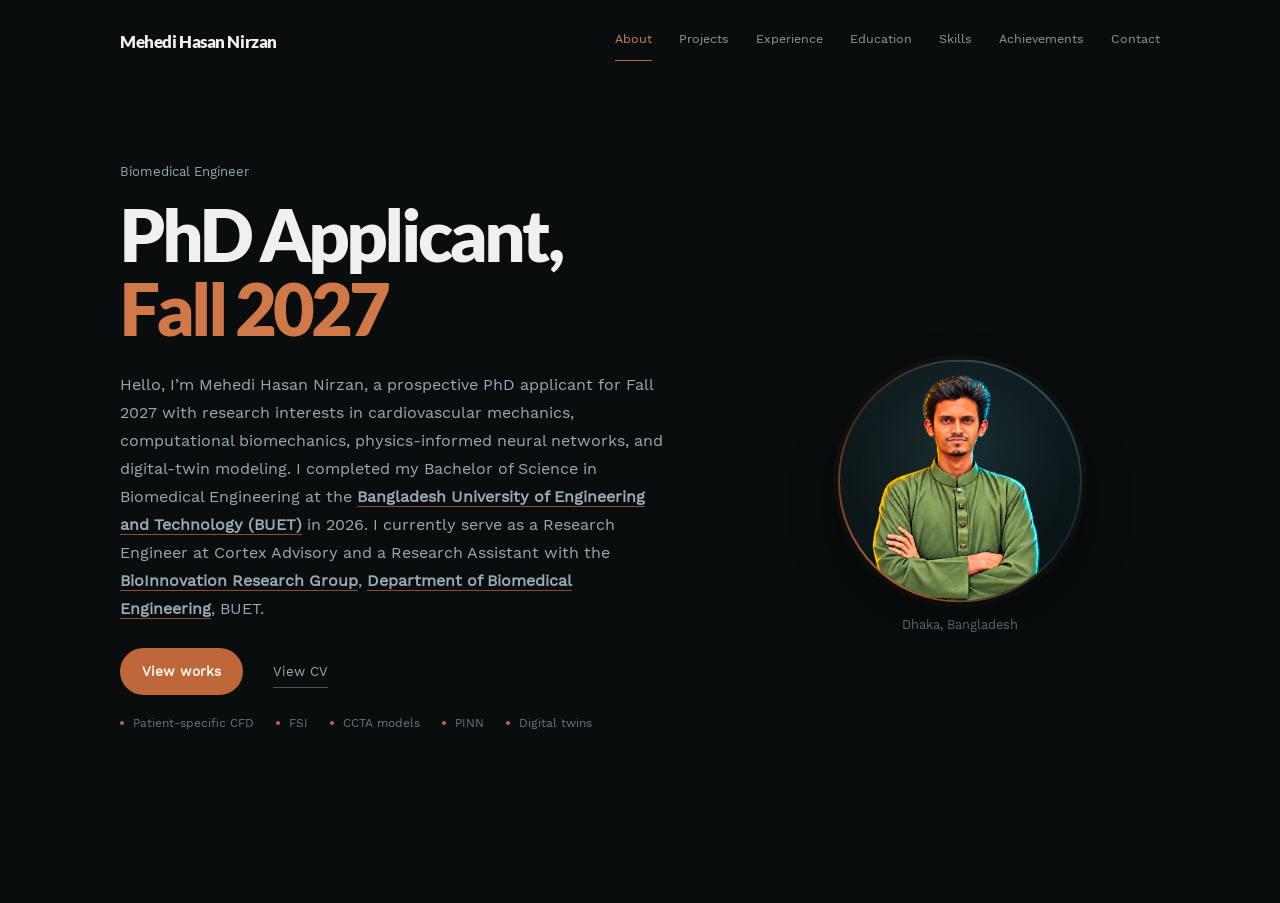
<file: index.html>
<!doctype html>
<html lang="en">
<head>
  <meta charset="utf-8" />

  <meta
    name="viewport"
    content="width=device-width, initial-scale=1"
  />

  <meta
    name="description"
    content="Mehedi Hasan Nirzan is a biomedical engineer researching patient-specific cardiovascular mechanics, CFD, FSI, physics-informed neural networks, and digital-twin methods."
  />

  <meta name="theme-color" content="#090d0e" />

  <!-- Browser-tab icon -->
  <link
    rel="icon"
    type="image/png"
    href="/assets/nirzan-portrait.png?v=2"
  />

  <link rel="stylesheet" href="styles.css" />

  <title>About — Mehedi Hasan Nirzan</title>

  <!-- Removes /index.html from the displayed address -->
  <script>
    if (location.pathname.endsWith("/index.html")) {
      history.replaceState(
        null,
        "",
        location.pathname.replace(/index\.html$/, "")
      );
    }
  </script>
</head>

<body class="home-page">
  <a class="skip-link" href="#main-content">
    Skip to content
  </a>

  <header class="site-header">
    <div class="header-row">
      <a class="brand" href="/">
        Mehedi Hasan Nirzan
      </a>

      <nav class="site-nav" aria-label="Portfolio sections">
        <a href="/" aria-current="page">About</a>
        
        <a href="/projects/">Projects</a>
        <a href="/experience/">Experience</a>
        <a href="/education/">Education</a>
        <a href="/skills/">Skills</a>
        <a href="/achievements/">Achievements</a>
        <a href="/contact/">Contact</a>
      </nav>
    </div>
  </header>

  <main class="screen" id="main-content">
    <section class="hero">
  <!-- Left: introduction -->
  <div class="hero-copy">
  <p class="kicker">
    Biomedical Engineer
  </p>

  <h1>
    PhD Applicant, <span>Fall 2027</span>
  </h1>

  <p class="introduction">
    Hello, I’m Mehedi Hasan Nirzan, a prospective PhD applicant for
    Fall 2027 with research interests in cardiovascular mechanics,
    computational biomechanics, physics-informed neural networks,
    and digital-twin modeling. I completed my Bachelor of Science in
    Biomedical Engineering at the
    <a
      class="academic-link"
      href="https://www.buet.ac.bd/"
      target="_blank"
      rel="noopener noreferrer"
    >Bangladesh University of Engineering and Technology (BUET)</a>
    in 2026. I currently serve as a Research Engineer at Cortex
    Advisory and a Research Assistant with the
    <a
      class="academic-link"
      href="https://bioinnovation.bme.buet.ac.bd/"
      target="_blank"
      rel="noopener noreferrer"
    >BioInnovation Research Group</a>,
    <a
      class="academic-link"
      href="https://bme.buet.ac.bd/"
      target="_blank"
      rel="noopener noreferrer"
    >Department of Biomedical Engineering</a>, BUET.
  </p>

  <!-- Buttons directly below introduction -->
  <div class="actions">
    <a class="primary-action" href="/projects/">
      View works
    </a>

    <a
      class="text-action"
      href="/assets/Mehedi_Hasan_Nirzan%20(CV).pdf"
      target="_blank"
      rel="noopener noreferrer"
    >
      View CV
    </a>
  </div>

  <!-- Five points directly below buttons -->
  <ul class="focus-list" aria-label="Research focus">
    <li>Patient-specific CFD</li>
    <li>FSI</li>
    <li>CCTA models</li>
    <li>PINN</li>
    <li>Digital twins</li>
  </ul>
</div>

<figure class="portrait-wrap">
  <div class="profile-round-frame">
    <img
      class="profile-round-image"
      src="assets/nirzan-portrait.png"
      alt="Illustrated portrait of Mehedi Hasan Nirzan"
    />
  </div>

  <figcaption class="portrait-location">
    Dhaka, Bangladesh
  </figcaption>
</figure>
    </section>
  </main>
</body>
</html>
</file>
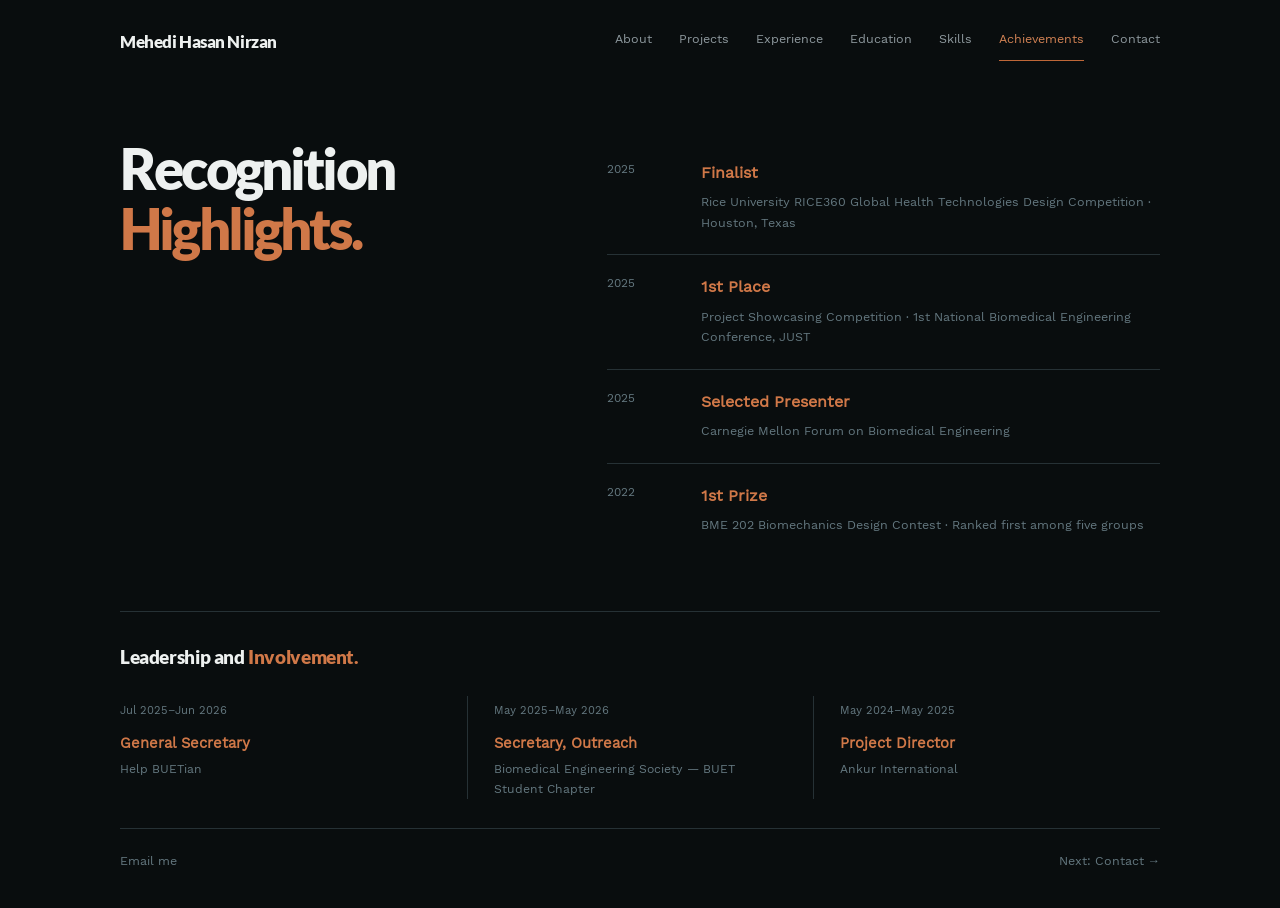
<file: achievements/index.html>
<!doctype html>
<html lang="en">
<head>
  <meta charset="utf-8" />
  <meta name="viewport" content="width=device-width, initial-scale=1" />
  <meta name="description" content="Selected awards, presentation recognition, leadership, and involvement." />
  <meta name="theme-color" content="#090d0e" />
  <link rel="icon" type="image/png" href="/assets/nirzan-portrait.png?v=2" />
  <link rel="stylesheet" href="../styles.css" />
  <title>Achievements — Mehedi Hasan Nirzan</title>
<script>
  if (location.pathname.endsWith('/index.html')) {
    history.replaceState(
      null,
      '',
      location.pathname.replace(/index\.html$/, '')
    );
  }
</script>
<script>
  if (location.pathname.endsWith('/index.html')) {
    history.replaceState(
      null,
      '',
      location.pathname.replace(/index\.html$/, '')
    );
  }
</script>
<script>
  if (location.pathname.endsWith('/index.html')) {
    history.replaceState(
      null,
      '',
      location.pathname.replace(/index\.html$/, '')
    );
  }
</script>
</head>
<body>
  <a class="skip-link" href="#main-content">Skip to content</a>
  <header class="site-header">
    <div class="header-row">
      <a class="brand" href="/">Mehedi Hasan Nirzan</a>
      <nav class="site-nav" aria-label="Portfolio sections">
        <a href="/">About</a>
        
        <a href="/projects/">Projects</a>
        <a href="/experience/">Experience</a>
        <a href="/education/">Education</a>
        <a href="/skills/">Skills</a>
        <a href="/achievements/" aria-current="page">Achievements</a>
        <a href="/contact/">Contact</a>
      </nav>
    </div>
  </header>
  <main class="page-screen" id="main-content">
    <header class="page-head achievements-head">
  <div class="achievements-title">

    <h1>
      Recognition
      <span>Highlights.</span>
    </h1>
  </div>

  <section
    class="achievement-grid"
    aria-label="Awards and recognition"
  >
    <article class="achievement-item">
      <span class="achievement-year">2025</span>

      <div>
        <h2>Finalist</h2>
        <p>
          Rice University RICE360 Global Health Technologies Design
          Competition · Houston, Texas
        </p>
      </div>
    </article>

    <article class="achievement-item">
      <span class="achievement-year">2025</span>

      <div>
        <h2>1st Place</h2>
        <p>
          Project Showcasing Competition · 1st National Biomedical
          Engineering Conference, JUST
        </p>
      </div>
    </article>

    <article class="achievement-item">
      <span class="achievement-year">2025</span>

      <div>
        <h2>Selected Presenter</h2>
        <p>Carnegie Mellon Forum on Biomedical Engineering</p>
      </div>
    </article>

    <article class="achievement-item">
      <span class="achievement-year">2022</span>

      <div>
        <h2>1st Prize</h2>
        <p>
          BME 202 Biomechanics Design Contest · Ranked first among five groups
        </p>
      </div>
    </article>
  </section>
</header>

<section
  class="page-section leadership-section"
  aria-labelledby="leadership-heading"
>
  <h3 id="leadership-heading">
    Leadership and <span>Involvement.</span>
  </h3>

  <div class="leadership-grid">
    <article class="leadership-item">
      <span>Jul 2025–Jun 2026</span>
      <h3>General Secretary</h3>
      <p>
  <a
    class="leadership-org-link"
    href="https://www.facebook.com/HelpBUETian"
    target="_blank"
    rel="noopener noreferrer"
  >
    Help BUETian
  </a>
</p>
    </article>

    <article class="leadership-item">
      <span>May 2025–May 2026</span>
      <h3>Secretary, Outreach</h3>
      <p>
  <a
    class="leadership-org-link"
    href="https://buetbmes.org/"
    target="_blank"
    rel="noopener noreferrer"
  >
    Biomedical Engineering Society — BUET Student Chapter
  </a>
</p>
    </article>

    <article class="leadership-item">
      <span>May 2024–May 2025</span>
      <h3>Project Director</h3>
      <p>
  <a
    class="leadership-org-link"
    href="https://ankurintl.org/"
    target="_blank"
    rel="noopener noreferrer"
  >
    Ankur International
  </a>
</p>
    </article>
  </div>
</section>
    <footer class="page-footer">
      <a href="mailto:amimehedihasannirzan1010@gmail.com">Email me</a>
      <a href="/contact/">Next: Contact →</a>
    </footer>
  </main>
</body>
</html>
</file>
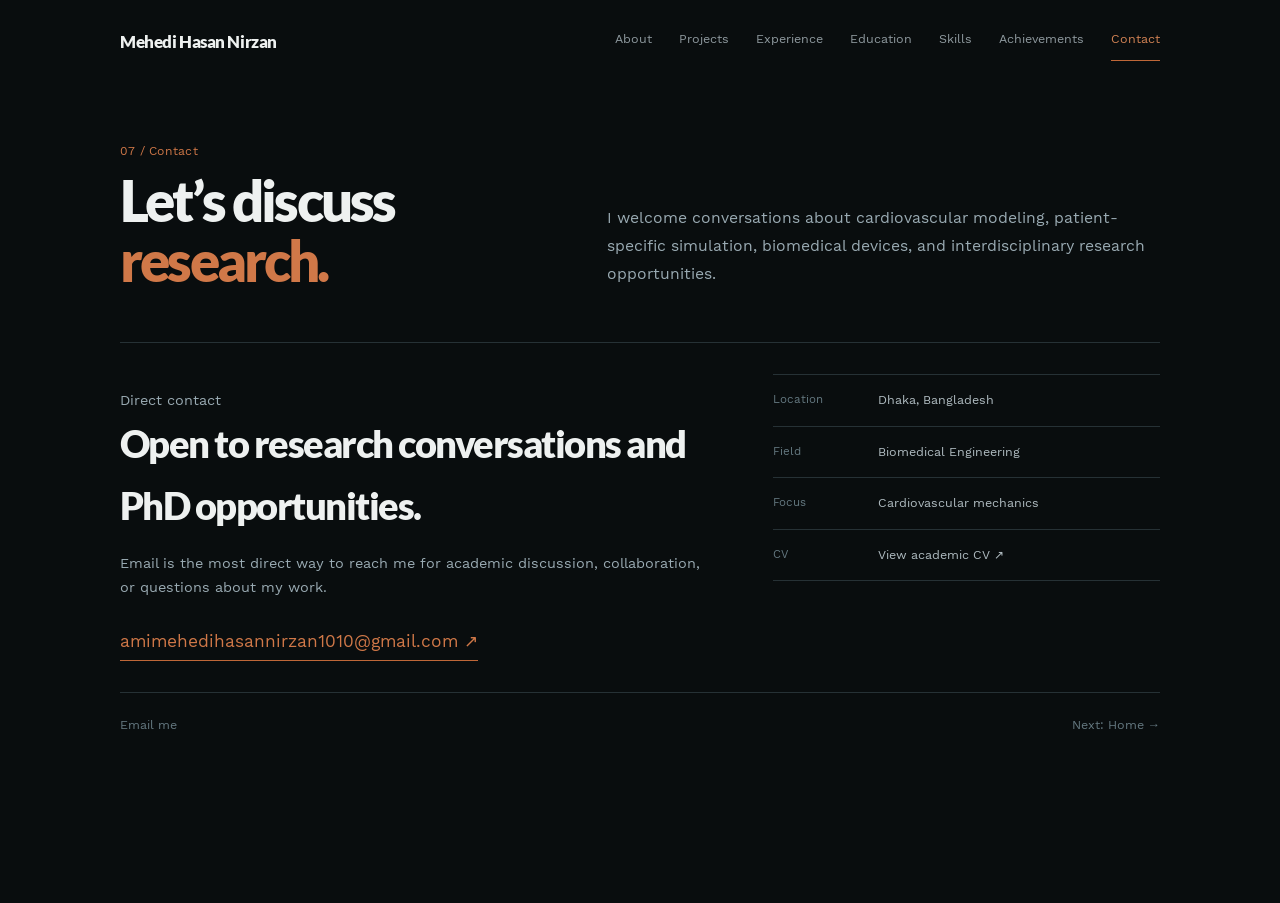
<file: contact/index.html>
<!doctype html>
<html lang="en">
<head>
  <meta charset="utf-8" />
  <meta name="viewport" content="width=device-width, initial-scale=1" />
  <meta name="description" content="Contact Mehedi Hasan Nirzan for doctoral research and biomedical engineering discussions." />
  <meta name="theme-color" content="#090d0e" />
  <link rel="icon" type="image/png" href="/assets/nirzan-portrait.png?v=2" />
  <link rel="stylesheet" href="../styles.css" />
  <title>Contact — Mehedi Hasan Nirzan</title>
<script>
  if (location.pathname.endsWith('/index.html')) {
    history.replaceState(
      null,
      '',
      location.pathname.replace(/index\.html$/, '')
    );
  }
</script>
<script>
  if (location.pathname.endsWith('/index.html')) {
    history.replaceState(
      null,
      '',
      location.pathname.replace(/index\.html$/, '')
    );
  }
</script>
</head>
<body>
  <a class="skip-link" href="#main-content">Skip to content</a>
  <header class="site-header">
    <div class="header-row">
      <a class="brand" href="/">Mehedi Hasan Nirzan</a>
      <nav class="site-nav" aria-label="Portfolio sections">
        <a href="/">About</a>
        
        <a href="/projects/">Projects</a>
        <a href="/experience/">Experience</a>
        <a href="/education/">Education</a>
        <a href="/skills/">Skills</a>
        <a href="/achievements/">Achievements</a>
        <a href="/contact/" aria-current="page">Contact</a>
      </nav>
    </div>
  </header>
  <main class="page-screen" id="main-content">
    <header class="page-head">
      <div><p class="page-kicker">07 / Contact</p><h1>Let’s discuss <span>research.</span></h1></div>
      <p class="page-intro">I welcome conversations about cardiovascular modeling, patient-specific simulation, biomedical devices, and interdisciplinary research opportunities.</p>
    </header>
    <section class="contact-layout" aria-label="Contact information">
      <div class="contact-primary"><p class="section-label">Direct contact</p><h2>Open to research conversations and PhD opportunities.</h2><p>Email is the most direct way to reach me for academic discussion, collaboration, or questions about my work.</p><a class="contact-email" href="mailto:amimehedihasannirzan1010@gmail.com">amimehedihasannirzan1010@gmail.com ↗</a></div>
      <div class="contact-facts">
        <div class="contact-fact"><span>Location</span><strong>Dhaka, Bangladesh</strong></div>
        <div class="contact-fact"><span>Field</span><strong>Biomedical Engineering</strong></div>
        <div class="contact-fact"><span>Focus</span><strong>Cardiovascular mechanics</strong></div>
        <div class="contact-fact"><span>CV</span><strong><a href="../assets/Mehedi_Hasan_Nirzan (CV).pdf" target="_blank" rel="noreferrer">View academic CV ↗</a></strong></div>
      </div>
    </section>
    <footer class="page-footer">
      <a href="mailto:amimehedihasannirzan1010@gmail.com">Email me</a>
      <a href="/">Next: Home →</a>
    </footer>
  </main>
</body>
</html>
</file>
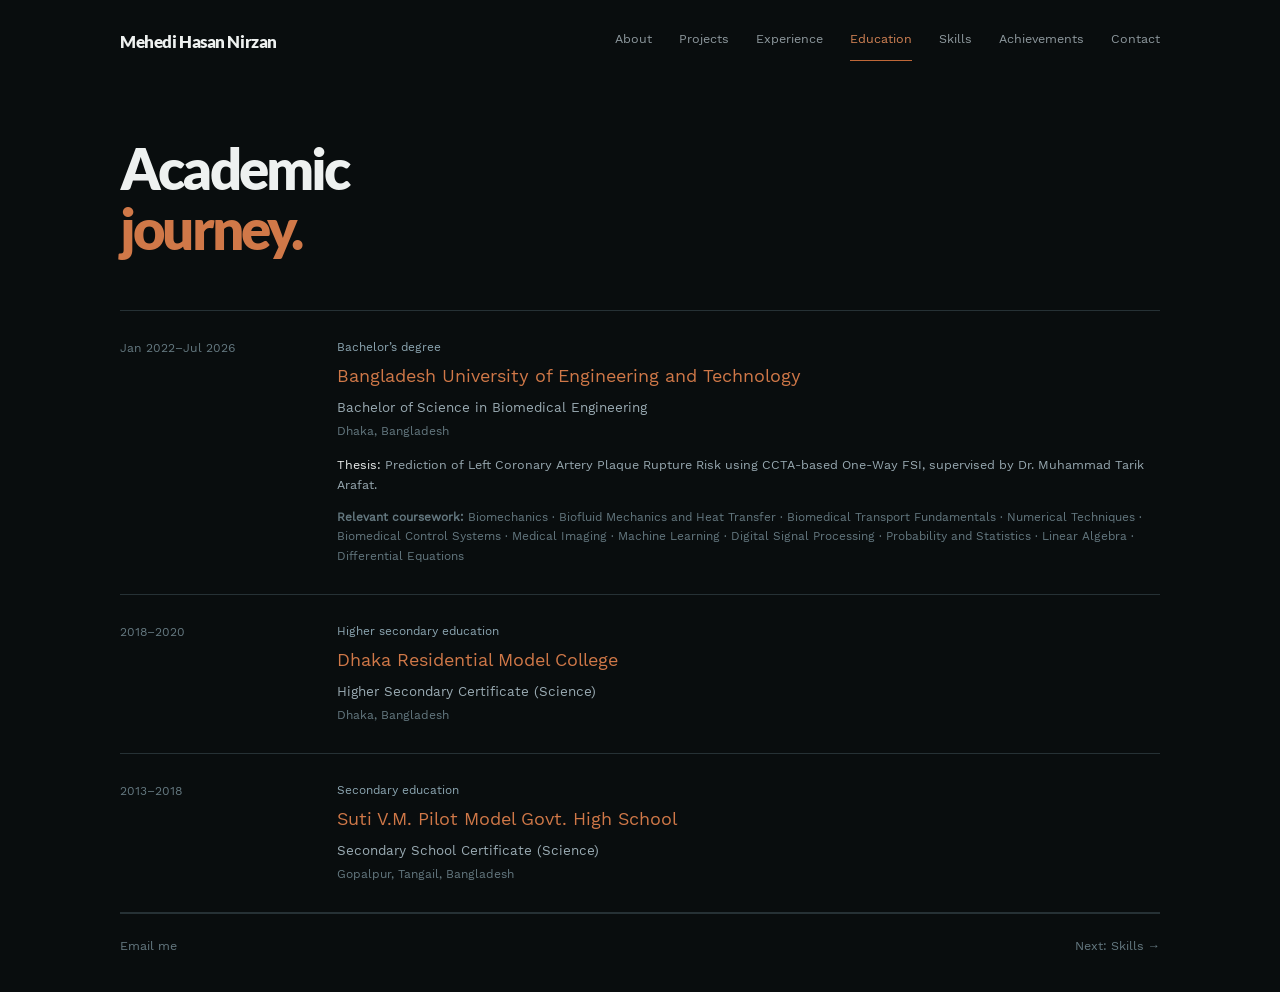
<file: education/index.html>
<!doctype html>
<html lang="en">
<head>
  <meta charset="utf-8" />
  <meta name="viewport" content="width=device-width, initial-scale=1" />
  <meta name="description" content="Complete education timeline and relevant biomedical engineering coursework." />
  <meta name="theme-color" content="#090d0e" />
  <link rel="icon" type="image/png" href="/assets/nirzan-portrait.png?v=2" />
  <link rel="stylesheet" href="../styles.css" />
  <title>Education — Mehedi Hasan Nirzan</title>
<script>
  if (location.pathname.endsWith('/index.html')) {
    history.replaceState(
      null,
      '',
      location.pathname.replace(/index\.html$/, '')
    );
  }
</script>
<script>
  if (location.pathname.endsWith('/index.html')) {
    history.replaceState(
      null,
      '',
      location.pathname.replace(/index\.html$/, '')
    );
  }
</script>
<script>
  if (location.pathname.endsWith('/index.html')) {
    history.replaceState(
      null,
      '',
      location.pathname.replace(/index\.html$/, '')
    );
  }
</script>
</head>
<body>
  <a class="skip-link" href="#main-content">Skip to content</a>
  <header class="site-header">
    <div class="header-row">
      <a class="brand" href="/">Mehedi Hasan Nirzan</a>
      <nav class="site-nav" aria-label="Portfolio sections">
        <a href="/">About</a>
        
        <a href="/projects/">Projects</a>
        <a href="/experience/">Experience</a>
        <a href="/education/" aria-current="page">Education</a>
        <a href="/skills/">Skills</a>
        <a href="/achievements/">Achievements</a>
        <a href="/contact/">Contact</a>
      </nav>
    </div>
  </header>
  <main class="page-screen" id="main-content">
    <header class="page-head">
      <div><h1>Academic <span>journey.</span></h1></div>
    </header>
    <section class="education-list" aria-label="Education timeline">
      <article class="education-entry"><div class="education-date">Jan 2022–Jul 2026</div><div><p class="education-level">Bachelor’s degree</p><h2>
      <a
        class="institution-link"
        href="https://www.buet.ac.bd/"
        target="_blank"
        rel="noopener noreferrer"
        >Bangladesh University of Engineering and Technology
      </a>
      </h2><p class="education-degree">Bachelor of Science in Biomedical Engineering</p><p class="education-location">Dhaka, Bangladesh</p><p class="thesis-line"><strong>Thesis:</strong> Prediction of Left Coronary Artery Plaque Rupture Risk using CCTA-based One-Way FSI, supervised by Dr. Muhammad Tarik Arafat.</p><p class="coursework"><strong>Relevant coursework:</strong> Biomechanics · Biofluid Mechanics and Heat Transfer · Biomedical Transport Fundamentals · Numerical Techniques · Biomedical Control Systems · Medical Imaging · Machine Learning · Digital Signal Processing · Probability and Statistics · Linear Algebra · Differential Equations</p></div></article>
      <article class="education-entry"><div class="education-date">2018–2020</div><div><p class="education-level">Higher secondary education</p><h2>
  <a
    class="institution-link"
    href="https://www.drmc.edu.bd/"
    target="_blank"
    rel="noopener noreferrer"
  >
    Dhaka Residential Model College
  </a>
</h2><p class="education-degree">
  Higher Secondary Certificate (Science)
</p><p class="education-location">Dhaka, Bangladesh</p></div></article>
      <article class="education-entry"><div class="education-date">2013–2018</div><div><p class="education-level">Secondary education</p><h2>
  <a
    class="institution-link"
    href="https://www.svmschool.edu.bd/"
    target="_blank"
    rel="noopener noreferrer"
  >
    Suti V.M. Pilot Model Govt. High School
  </a>
</h2><p class="education-degree">
  Secondary School Certificate (Science)
</p><p class="education-location">Gopalpur, Tangail, Bangladesh</p></div></article>
    </section>
    <footer class="page-footer">
      <a href="mailto:amimehedihasannirzan1010@gmail.com">Email me</a>
      <a href="/skills/">Next: Skills →</a>
    </footer>
  </main>
</body>
</html>
</file>
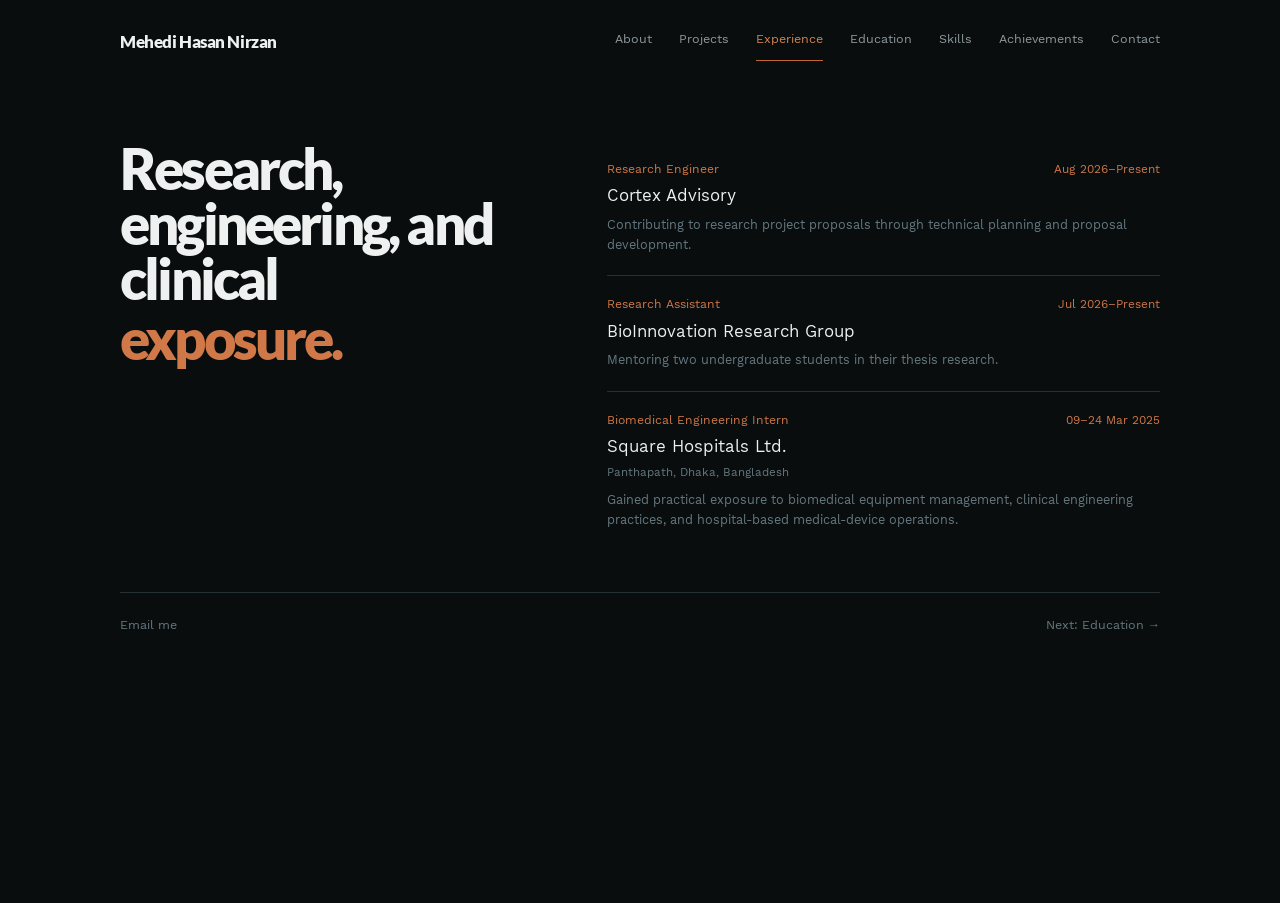
<file: experience/index.html>
<!doctype html>
<html lang="en">
<head>
  <meta charset="utf-8" />
  <meta name="viewport" content="width=device-width, initial-scale=1" />
  <meta name="description" content="Research, engineering, mentoring, and clinical engineering experience." />
  <meta name="theme-color" content="#090d0e" />
  <link rel="icon" type="image/png" href="../assets/nirzan-portrait.png" />  
  <link rel="stylesheet" href="../styles.css" />
  <title>Experience — Mehedi Hasan Nirzan</title>

<body>
  <a class="skip-link" href="#main-content">Skip to content</a>
  <header class="site-header">
    <div class="header-row">
      <a class="brand" href="/">Mehedi Hasan Nirzan</a>
      <nav class="site-nav" aria-label="Portfolio sections">
        <a href="/">About</a>
        
        <a href="/projects/">Projects</a>
        <a href="/experience/" aria-current="page">Experience</a>
        <a href="/education/">Education</a>
        <a href="/skills/">Skills</a>
        <a href="/achievements/">Achievements</a>
        <a href="/contact/">Contact</a>
      </nav>
    </div>
  </header>
  <main class="page-screen" id="main-content">
    <header class="page-head experience-head">

  <!-- Left heading -->
  <div class="experience-title">
    <h1>
      Research, engineering, and clinical
      <span>exposure.</span>
    </h1>
  </div>

  <!-- Right-side experience list -->
  <section class="experience-summary" aria-label="Professional experience">

    <!-- Research Engineer -->
    <article class="experience-entry">
      <div class="experience-entry-top">
        <p class="experience-role">Research Engineer</p>
        <time datetime="2026-08">Aug 2026–Present</time>
      </div>

      <h2>Cortex Advisory</h2>

      <p class="experience-description">
        Contributing to research project proposals through technical planning
        and proposal development.
      </p>
    </article>

    <!-- Research Assistant -->
    <article class="experience-entry">
      <div class="experience-entry-top">
        <p class="experience-role">Research Assistant</p>
        <time datetime="2026-07">Jul 2026–Present</time>
      </div>

      <h2>
        <a
          class="experience-link"
          href="https://bioinnovation.bme.buet.ac.bd/"
          target="_blank"
          rel="noopener noreferrer"
        >
          BioInnovation Research Group
        </a>
      </h2>

      <p class="experience-description">
        Mentoring two undergraduate students in their thesis research.
      </p>
    </article>

    <!-- Hospital internship -->
    <article class="experience-entry">
      <div class="experience-entry-top">
        <p class="experience-role">Biomedical Engineering Intern</p>
        <time datetime="2025-03">09–24 Mar 2025</time>
      </div>

      <h2>
        <a
          class="experience-link"
          href="https://www.squarehospital.com/"
          target="_blank"
          rel="noopener noreferrer"
        >
          Square Hospitals Ltd.
        </a>
      </h2>

      <p class="experience-location">
        Panthapath, Dhaka, Bangladesh
      </p>

      <p class="experience-description">
        Gained practical exposure to biomedical equipment management,
        clinical engineering practices, and hospital-based medical-device
        operations.
      </p>
    </article>

  </section>
</header>
    <footer class="page-footer">
      <a href="mailto:amimehedihasannirzan1010@gmail.com">Email me</a>
      <a href="/education/">Next: Education →</a>
    </footer>
  </main>
</body>
</html>
</file>
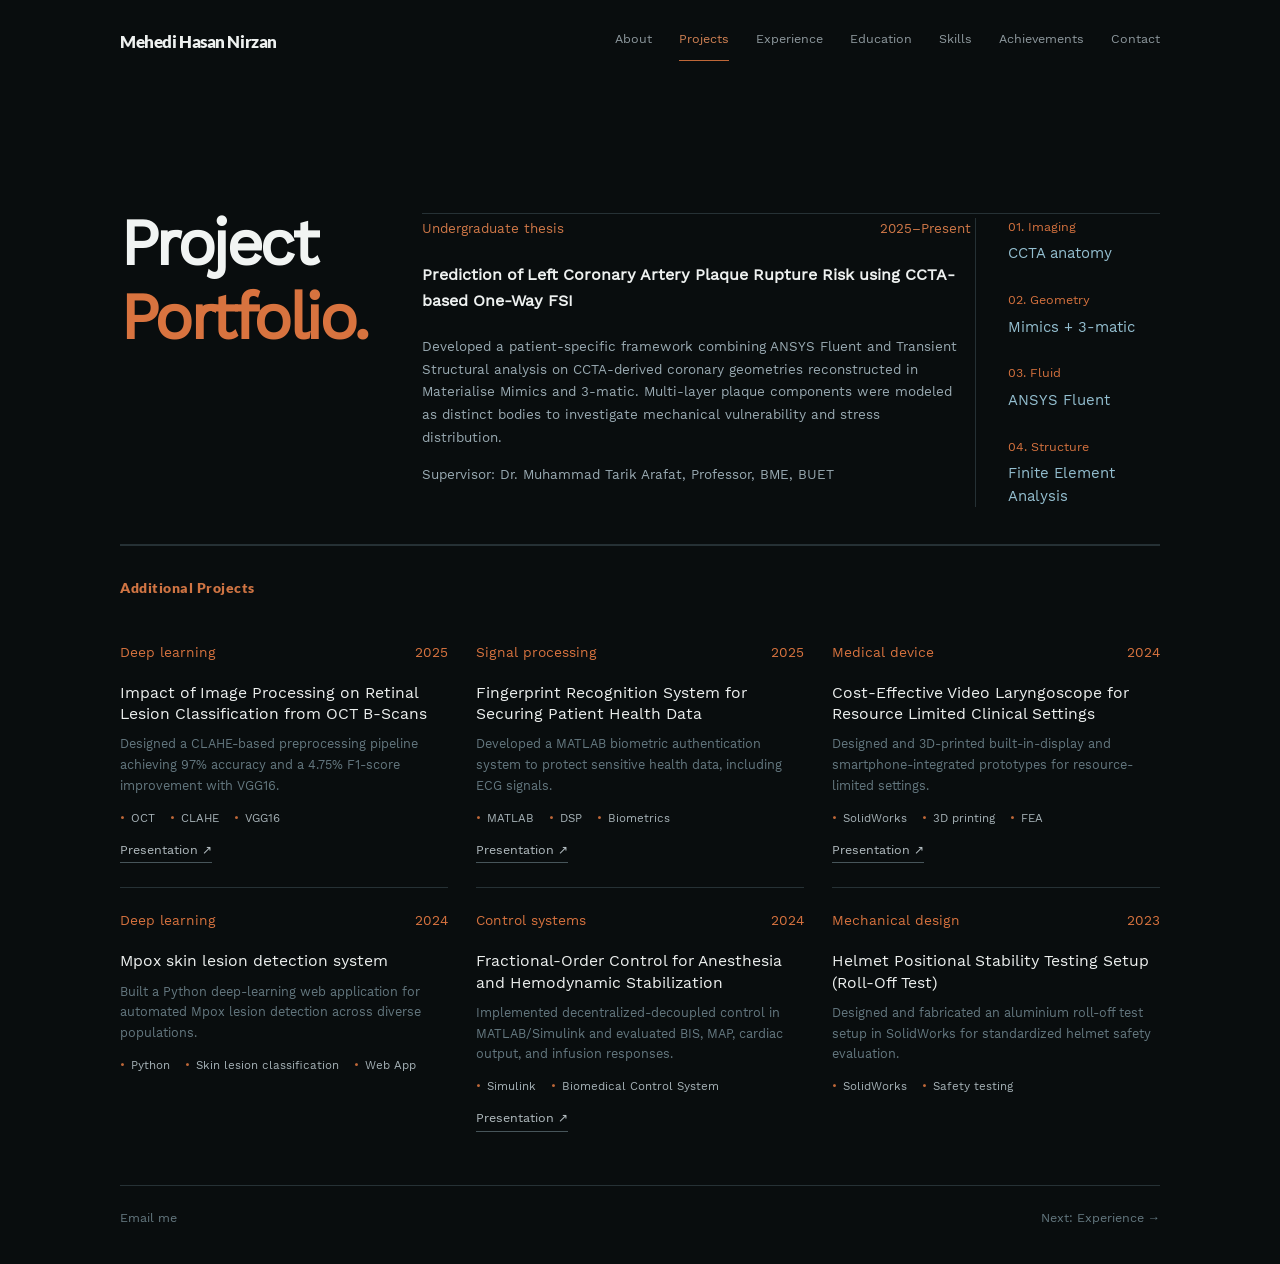
<file: projects/index.html>
<!doctype html>
<html lang="en">
<head>
  <meta charset="utf-8" />
  <meta name="viewport" content="width=device-width, initial-scale=1" />
  <meta name="description" content="Selected research and engineering projects by Mehedi Hasan Nirzan." />
  <meta name="theme-color" content="#090d0e" />
  <link rel="icon" href="../assets/nirzan-portrait.png" type="image/png" />
  <link rel="stylesheet" href="../styles.css" />
  <title>Projects — Mehedi Hasan Nirzan</title>
<script>
  if (location.pathname.endsWith('/index.html')) {
    history.replaceState(
      null,
      '',
      location.pathname.replace(/index\.html$/, '')
    );
  }
</script>
<script>
  if (location.pathname.endsWith('/index.html')) {
    history.replaceState(
      null,
      '',
      location.pathname.replace(/index\.html$/, '')
    );
  }
</script>
</head>
<body>
  <a class="skip-link" href="#main-content">Skip to content</a>
  <header class="site-header">
    <div class="header-row">
      <a class="brand" href="/">Mehedi Hasan Nirzan</a>
      <nav class="site-nav" aria-label="Portfolio sections">
        <a href="/">About</a>
        
        <a href="/projects/" aria-current="page">Projects</a>
        <a href="/experience/">Experience</a>
        <a href="/education/">Education</a>
        <a href="/skills/">Skills</a>
        <a href="/achievements/">Achievements</a>
        <a href="/contact/">Contact</a>
      </nav>
    </div>
  </header>
  <main class="page-screen" id="main-content">
      <section class="projects-hero">
  <!-- Left-side heading -->
  <div class="projects-hero-heading">

    <h1>
      Project 
      <span>Portfolio.</span>
    </h1>
  </div>

  <!-- Right-side featured thesis -->
  <article class="featured-project">
    <div class="featured-project-main">
      <div class="project-meta">
        <p>Undergraduate thesis</p>
        <p>2025–Present</p>
      </div>

      <h4>
        Prediction of Left Coronary Artery Plaque Rupture Risk using
        CCTA-based One-Way FSI
      </h4>

      <p class="project-description">
        Developed a patient-specific framework combining ANSYS Fluent and
        Transient Structural analysis on CCTA-derived coronary geometries
        reconstructed in Materialise Mimics and 3-matic. Multi-layer plaque
        components were modeled as distinct bodies to investigate mechanical
        vulnerability and stress distribution.
      </p>

      <p class="project-supervisor">
        Supervisor: Dr. Muhammad Tarik Arafat, Professor, BME, BUET
      </p>
    </div>

    <dl class="featured-methods">
      <div>
        <dt>01. Imaging</dt>
        <dd>CCTA anatomy</dd>
      </div>

      <div>
        <dt>02. Geometry</dt>
        <dd>Mimics + 3-matic</dd>
      </div>

      <div>
        <dt>03. Fluid</dt>
        <dd>ANSYS Fluent</dd>
      </div>

      <div>
        <dt>04. Structure</dt>
        <dd>Finite Element Analysis</dd>
      </div>
    </dl>
  </article>
</section>
    <section class="page-section" aria-labelledby="other-projects-heading">
      <p class="section-label" id="other-projects-heading">Additional Projects</p>
      <div class="project-grid">
        <article class="project-item"><div class="project-meta"><span>Deep learning</span><span>2025</span></div><h2>Impact of Image Processing on Retinal Lesion Classification from OCT B-Scans</h2><p>Designed a CLAHE-based preprocessing pipeline achieving 97% accuracy and a 4.75% F1-score improvement with VGG16.</p><div class="tag-list"><span>OCT</span><span>CLAHE</span><span>VGG16</span></div><a class="accent-link" href="https://docs.google.com/presentation/d/1RuMJioNDZC4fUtT2ruf5A70e2c8l-HxL/edit?usp=drive_link&amp;ouid=104944901145243888211&amp;rtpof=true&amp;sd=true" target="_blank" rel="noreferrer">Presentation ↗</a></article>
        <article class="project-item"><div class="project-meta"><span>Signal processing</span><span>2025</span></div><h2>Fingerprint Recognition System for Securing Patient Health Data</h2><p>Developed a MATLAB biometric authentication system to protect sensitive health data, including ECG signals.</p><div class="tag-list"><span>MATLAB</span><span>DSP</span><span>Biometrics</span></div><a class="accent-link" href="https://docs.google.com/presentation/d/1kEUdA9nLRQUo9clvdwhH0P-pyfcvO1O6/edit?usp=drive_link&amp;ouid=104944901145243888211&amp;rtpof=true&amp;sd=true" target="_blank" rel="noreferrer">Presentation ↗</a></article>
        <article class="project-item"><div class="project-meta"><span>Medical device</span><span>2024</span></div><h2>Cost-Effective Video Laryngoscope for Resource Limited Clinical Settings</h2><p>Designed and 3D-printed built-in-display and smartphone-integrated prototypes for resource-limited settings.</p><div class="tag-list"><span>SolidWorks</span><span>3D printing</span><span>FEA</span></div><a class="accent-link" href="https://docs.google.com/presentation/d/1GMCQgR7prTY9FfuJKT9TAllTqSuyiQUq/edit?usp=drive_link&amp;ouid=104944901145243888211&amp;rtpof=true&amp;sd=true" target="_blank" rel="noreferrer">Presentation ↗</a></article>
        <article class="project-item"><div class="project-meta"><span>Deep learning</span><span>2024</span></div><h2>Mpox skin lesion detection system</h2><p>Built a Python deep-learning web application for automated Mpox lesion detection across diverse populations.</p><div class="tag-list"><span>Python</span><span>Skin lesion classification</span><span>Web App</span></div></article>
        <article class="project-item"><div class="project-meta"><span>Control systems</span><span>2024</span></div><h2>Fractional-Order Control for Anesthesia and Hemodynamic Stabilization</h2><p>Implemented decentralized-decoupled control in MATLAB/Simulink and evaluated BIS, MAP, cardiac output, and infusion responses.</p><div class="tag-list"><span>Simulink</span><span>Biomedical Control System</span></div><a class="accent-link" href="https://drive.google.com/file/d/1u6CyF9exoUVB0196k254AY--CK5zf06O/view?usp=drive_link" target="_blank" rel="noreferrer">Presentation ↗</a></article>
        <article class="project-item"><div class="project-meta"><span>Mechanical design</span><span>2023</span></div><h2>Helmet Positional Stability Testing Setup (Roll-Off Test)</h2><p>Designed and fabricated an aluminium roll-off test setup in SolidWorks for standardized helmet safety evaluation.</p><div class="tag-list"><span>SolidWorks</span><span>Safety testing</span></div></article>
      </div>
    </section>
    <footer class="page-footer">
      <a href="mailto:amimehedihasannirzan1010@gmail.com">Email me</a>
      <a href="/experience/">Next: Experience →</a>
    </footer>
  </main>
</body>
</html>
</file>
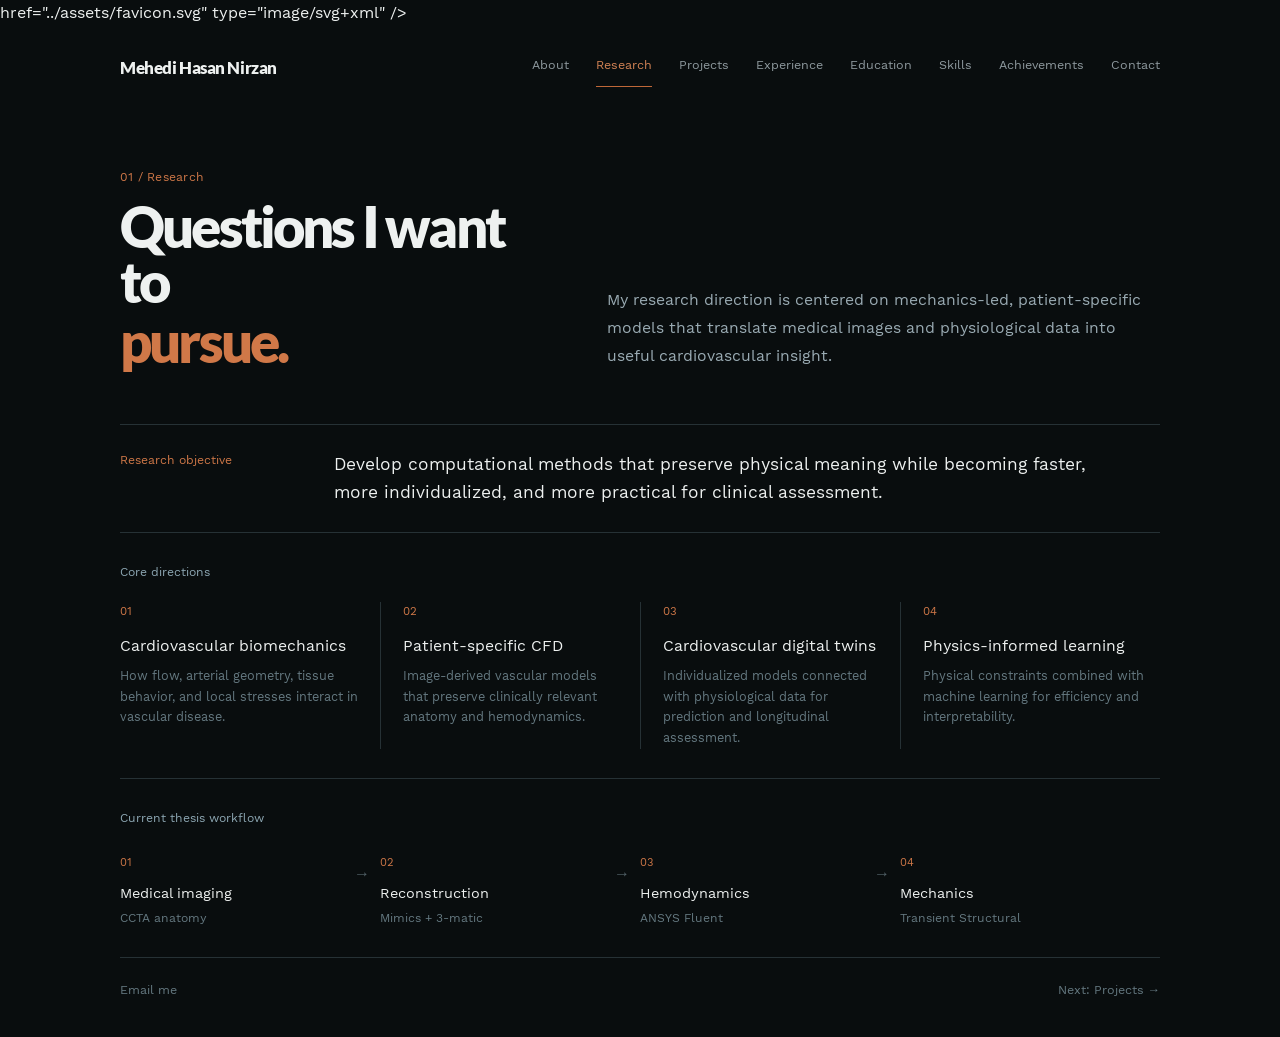
<file: research/index.html>
<!doctype html>
<html lang="en">
<head>
  <meta charset="utf-8" />
  <meta name="viewport" content="width=device-width, initial-scale=1" />
  <meta name="description" content="Research interests and thesis workflow in cardiovascular biomechanics, patient-specific CFD, digital twins, and physics-informed learning." />
  <meta name="theme-color" content="#090d0e" />
  <link <link rel="icon" type="image/png" href="/assets/nirzan-portrait.png?v=2" /> href="../assets/favicon.svg" type="image/svg+xml" />
  <link rel="stylesheet" href="../styles.css" />
  <title>Research — Mehedi Hasan Nirzan</title>
<script>
  if (location.pathname.endsWith('/index.html')) {
    history.replaceState(
      null,
      '',
      location.pathname.replace(/index\.html$/, '')
    );
  }
</script>
<script>
  if (location.pathname.endsWith('/index.html')) {
    history.replaceState(
      null,
      '',
      location.pathname.replace(/index\.html$/, '')
    );
  }
</script>
</head>
<body>
  <a class="skip-link" href="#main-content">Skip to content</a>
  <header class="site-header">
    <div class="header-row">
      <a class="brand" href="/">Mehedi Hasan Nirzan</a>
      <nav class="site-nav" aria-label="Portfolio sections">
        <a href="/">About</a>
        <a href="/research/" aria-current="page">Research</a>
        <a href="/projects/">Projects</a>
        <a href="/experience/">Experience</a>
        <a href="/education/">Education</a>
        <a href="/skills/">Skills</a>
        <a href="/achievements/">Achievements</a>
        <a href="/contact/">Contact</a>
      </nav>
    </div>
  </header>
  <main class="page-screen" id="main-content">
    <header class="page-head">
      <div><p class="page-kicker">01 / Research</p><h1>Questions I want to <span>pursue.</span></h1></div>
      <p class="page-intro">My research direction is centered on mechanics-led, patient-specific models that translate medical images and physiological data into useful cardiovascular insight.</p>
    </header>
    <div class="research-objective"><span>Research objective</span><p>Develop computational methods that preserve physical meaning while becoming faster, more individualized, and more practical for clinical assessment.</p></div>
    <section class="page-section" aria-labelledby="focus-heading">
      <p class="section-label" id="focus-heading">Core directions</p>
      <div class="focus-grid">
        <article class="focus-item"><span class="item-number">01</span><h2>Cardiovascular biomechanics</h2><p>How flow, arterial geometry, tissue behavior, and local stresses interact in vascular disease.</p></article>
        <article class="focus-item"><span class="item-number">02</span><h2>Patient-specific CFD</h2><p>Image-derived vascular models that preserve clinically relevant anatomy and hemodynamics.</p></article>
        <article class="focus-item"><span class="item-number">03</span><h2>Cardiovascular digital twins</h2><p>Individualized models connected with physiological data for prediction and longitudinal assessment.</p></article>
        <article class="focus-item"><span class="item-number">04</span><h2>Physics-informed learning</h2><p>Physical constraints combined with machine learning for efficiency and interpretability.</p></article>
      </div>
    </section>
    <section class="page-section" aria-labelledby="workflow-heading">
      <p class="section-label" id="workflow-heading">Current thesis workflow</p>
      <div class="workflow">
        <article class="workflow-step"><span>01</span><h3>Medical imaging</h3><p>CCTA anatomy</p></article>
        <article class="workflow-step"><span>02</span><h3>Reconstruction</h3><p>Mimics + 3-matic</p></article>
        <article class="workflow-step"><span>03</span><h3>Hemodynamics</h3><p>ANSYS Fluent</p></article>
        <article class="workflow-step"><span>04</span><h3>Mechanics</h3><p>Transient Structural</p></article>
      </div>
    </section>
    <footer class="page-footer">
      <a href="mailto:amimehedihasannirzan1010@gmail.com">Email me</a>
      <a href="/projects/">Next: Projects →</a>
    </footer>
  </main>
</body>
</html>
</file>
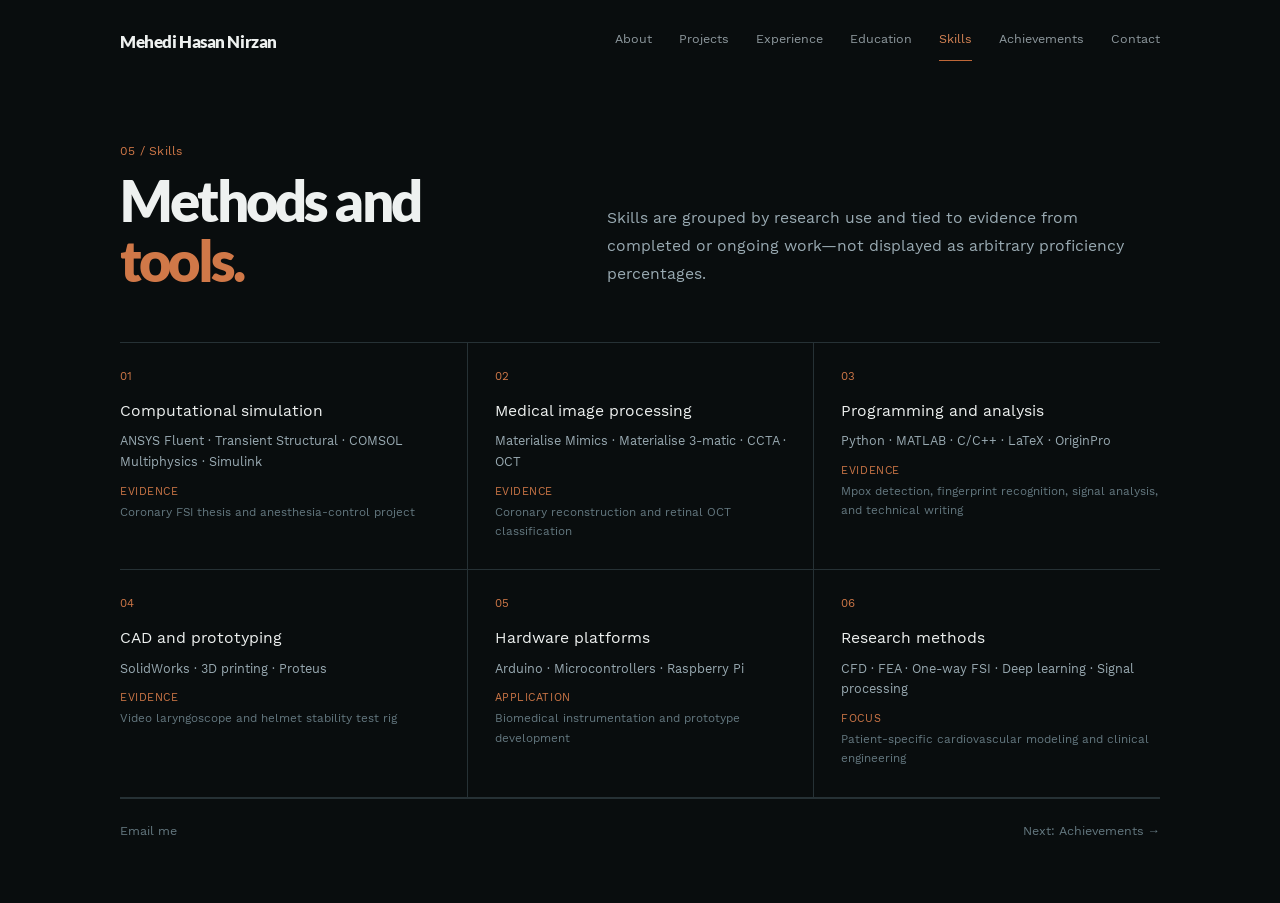
<file: skills/index.html>
<!doctype html>
<html lang="en">
<head>
  <meta charset="utf-8" />
  <meta name="viewport" content="width=device-width, initial-scale=1" />
  <meta name="description" content="Computational simulation, image processing, programming, CAD, prototyping, and research skills." />
  <meta name="theme-color" content="#090d0e" />
  <link rel="icon" type="image/png" href="/assets/nirzan-portrait.png?v=2" />
  <link rel="stylesheet" href="../styles.css" />
  <title>Skills — Mehedi Hasan Nirzan</title>
<script>
  if (location.pathname.endsWith('/index.html')) {
    history.replaceState(
      null,
      '',
      location.pathname.replace(/index\.html$/, '')
    );
  }
</script>
<script>
  if (location.pathname.endsWith('/index.html')) {
    history.replaceState(
      null,
      '',
      location.pathname.replace(/index\.html$/, '')
    );
  }
</script>
</head>
<body>
  <a class="skip-link" href="#main-content">Skip to content</a>
  <header class="site-header">
    <div class="header-row">
      <a class="brand" href="/">Mehedi Hasan Nirzan</a>
      <nav class="site-nav" aria-label="Portfolio sections">
        <a href="/">About</a>
        
        <a href="/projects/">Projects</a>
        <a href="/experience/">Experience</a>
        <a href="/education/">Education</a>
        <a href="/skills/" aria-current="page">Skills</a>
        <a href="/achievements/">Achievements</a>
        <a href="/contact/">Contact</a>
      </nav>
    </div>
  </header>
  <main class="page-screen" id="main-content">
    <header class="page-head">
      <div><p class="page-kicker">05 / Skills</p><h1>Methods and <span>tools.</span></h1></div>
      <p class="page-intro">Skills are grouped by research use and tied to evidence from completed or ongoing work—not displayed as arbitrary proficiency percentages.</p>
    </header>
    <section class="skill-grid" aria-label="Technical skills">
      <article class="skill-item"><span class="item-number">01</span><h2>Computational simulation</h2><p class="skill-tools">ANSYS Fluent · Transient Structural · COMSOL Multiphysics · Simulink</p><p class="skill-evidence"><strong>Evidence</strong>Coronary FSI thesis and anesthesia-control project</p></article>
      <article class="skill-item"><span class="item-number">02</span><h2>Medical image processing</h2><p class="skill-tools">Materialise Mimics · Materialise 3-matic · CCTA · OCT</p><p class="skill-evidence"><strong>Evidence</strong>Coronary reconstruction and retinal OCT classification</p></article>
      <article class="skill-item"><span class="item-number">03</span><h2>Programming and analysis</h2><p class="skill-tools">Python · MATLAB · C/C++ · LaTeX · OriginPro</p><p class="skill-evidence"><strong>Evidence</strong>Mpox detection, fingerprint recognition, signal analysis, and technical writing</p></article>
      <article class="skill-item"><span class="item-number">04</span><h2>CAD and prototyping</h2><p class="skill-tools">SolidWorks · 3D printing · Proteus</p><p class="skill-evidence"><strong>Evidence</strong>Video laryngoscope and helmet stability test rig</p></article>
      <article class="skill-item"><span class="item-number">05</span><h2>Hardware platforms</h2><p class="skill-tools">Arduino · Microcontrollers · Raspberry Pi</p><p class="skill-evidence"><strong>Application</strong>Biomedical instrumentation and prototype development</p></article>
      <article class="skill-item"><span class="item-number">06</span><h2>Research methods</h2><p class="skill-tools">CFD · FEA · One-way FSI · Deep learning · Signal processing</p><p class="skill-evidence"><strong>Focus</strong>Patient-specific cardiovascular modeling and clinical engineering</p></article>
    </section>
    <footer class="page-footer">
      <a href="mailto:amimehedihasannirzan1010@gmail.com">Email me</a>
      <a href="/achievements/">Next: Achievements →</a>
    </footer>
  </main>
</body>
</html>
</file>
<file: styles.css>
@font-face {
  font-family: "Work Sans";
  font-style: normal;
  font-weight: 400;
  font-display: swap;
  src: url("assets/fonts/work-sans-regular.woff2") format("woff2");
}

@font-face {
  font-family: "Lato";
  font-style: normal;
  font-weight: 900;
  font-display: swap;
  src: url("assets/fonts/lato-black.woff2") format("woff2");
}

:root {
  --bg: #090d0e;
  --surface: #101617;
  --text: #eef1f0;
  --muted: #9aabb3;
  --quiet: #657981;
  --line: #263135;
  --orange: #bf6738;
  --orange-soft: #d07848;
  --orange-hover: #cf7443;
  --blue: #8ea8b4;
  --content: 1040px;
}

*, *::before, *::after { box-sizing: border-box; }
html { color-scheme: dark; scroll-behavior: smooth; }
body {
  min-width: 320px;
  min-height: 100vh;
  margin: 0;
  background: var(--bg);
  color: var(--text);
  font-family: "Work Sans", Arial, sans-serif;
  font-size: 16px;
  line-height: 1.65;
  -webkit-font-smoothing: antialiased;
}

a { color: inherit; text-decoration: none; }
img { display: block; max-width: 100%; }
:focus-visible { outline: 3px solid #d5a081; outline-offset: 4px; }

.skip-link {
  position: fixed;
  top: 9px;
  left: 9px;
  z-index: 99;
  padding: 8px 12px;
  transform: translateY(-160%);
  background: var(--text);
  color: var(--bg);
}
.skip-link:focus { transform: none; }

.site-header {
  width: min(calc(100% - 44px), var(--content));
  margin: 0 auto;
  padding: 24px 0 17px;
}

.header-row { display: flex; align-items: center; justify-content: space-between; gap: 30px; }
.brand { flex: none; font-family: "Lato", Arial, sans-serif; font-size: 1.08rem; letter-spacing: -.025em; }
.site-nav { display: flex; justify-content: flex-end; gap: 0 27px; color: #909ba0; font-size: .78rem; }
.site-nav a { position: relative; flex: none; padding: 5px 0 11px; transition: color 150ms ease; }
.site-nav a:hover { color: var(--text); }
.site-nav a[aria-current="page"] { color: #d58455; }
.site-nav a[aria-current="page"]::after {
  position: absolute;
  right: 0;
  bottom: 0;
  left: 0;
  height: 1px;
  background: var(--orange);
  content: "";
}

.screen {
  display: grid;
  grid-template-rows: minmax(460px, 1fr) auto;
  width: min(calc(100% - 44px), var(--content));
  min-height: calc(100vh - 75px);
  margin: 0 auto;
}

.hero {
  display: grid;
  grid-template-columns: minmax(0, 1fr) 166px;
  gap: clamp(55px, 11vw, 135px);
  align-items: center;
  padding: 45px 0 54px;
}

.kicker { margin: 0 0 18px; color: var(--blue); font-size: .82rem; }
.hero h1 {
  margin: 0;
  font-family: "Lato", Arial, sans-serif;
  font-size: clamp(3.15rem, 6vw, 4.5rem);
  letter-spacing: -.055em;
  line-height: .94;
}
.hero h1 span { display: block; margin-top: 7px; color: var(--orange-soft); }
.introduction { max-width: 660px; margin: 28px 0 0; color: var(--muted); font-size: 1rem; line-height: 1.75; }
.introduction strong { color: var(--text); font-weight: 400; }

.actions { display: flex; flex-wrap: wrap; gap: 17px 24px; align-items: center; margin-top: 31px; }
.primary-action {
  display: inline-flex;
  min-height: 47px;
  align-items: center;
  padding: 0 22px;
  border-radius: 999px;
  background: var(--orange);
  color: #fff9f5;
  font-size: .85rem;
  font-weight: 700;
  transition: background 150ms ease, transform 150ms ease;
}
.primary-action:hover { transform: translateY(-2px); background: var(--orange-hover); }
.text-action { padding: 7px 0 4px; border-bottom: 1px solid #49565b; color: #9fadb4; font-size: .83rem; }
.text-action:hover { border-color: var(--orange); color: var(--text); }

.focus-list { display: flex; flex-wrap: wrap; gap: 9px 23px; margin: 35px 0 0; padding: 0; color: var(--quiet); font-size: .75rem; list-style: none; }
.focus-list li { position: relative; padding-left: 13px; }
.focus-list li::before { position: absolute; top: .62em; left: 0; width: 4px; height: 4px; border-radius: 50%; background: var(--orange); content: ""; }

.portrait-wrap { align-self: start; margin: 31px 0 0; }
.portrait { overflow: hidden; width: 100%; aspect-ratio: 1; border: 2px solid #324044; border-radius: 50%; background: #111718; }
.portrait img { width: 100%; height: 100%; object-fit: cover; object-position: center; }
.portrait-meta { margin: 15px 0 0; color: var(--quiet); font-size: .75rem; line-height: 1.5; text-align: center; }

.status {
  display: grid;
  grid-template-columns: minmax(230px, .9fr) repeat(2, minmax(220px, .75fr));
  padding: 27px 0 31px;
  border-top: 1px solid var(--line);
}
.status-heading { padding-right: 35px; }
.status-label { margin: 0 0 7px; color: #d17a4b; font-size: .75rem; }
.status-heading h2 { margin: 0; font-family: "Lato", Arial, sans-serif; font-size: clamp(1.55rem, 2.8vw, 2.05rem); letter-spacing: -.035em; line-height: 1.05; }
.role { display: grid; grid-template-columns: 10px 1fr; gap: 14px; padding: 2px 30px; border-left: 1px solid var(--line); }
.role-dot { width: 5px; height: 5px; margin-top: 9px; border-radius: 50%; background: var(--orange); }
.role h3 { margin: 0; font-size: .95rem; font-weight: 400; }
.role p { margin: 6px 0 0; color: var(--quiet); font-size: .78rem; }
.role time { display: block; margin-top: 12px; color: #9aa8ae; font-size: .76rem; }

/* Inner pages: open, line-led layouts without outlined cards. */
.page-screen {
  width: min(calc(100% - 44px), var(--content));
  min-height: calc(100vh - 75px);
  margin: 0 auto;
  padding: clamp(48px, 7vh, 76px) 0 32px;
}
.page-head {
  display: grid;
  grid-template-columns: minmax(300px, .86fr) minmax(360px, 1.14fr);
  gap: 70px;
  align-items: end;
  padding-bottom: clamp(34px, 6vh, 58px);
}
.page-kicker { margin: 0 0 12px; color: var(--orange-soft); font-size: .76rem; letter-spacing: .02em; }
.page-head h1 { margin: 0; font-family: "Lato", Arial, sans-serif; font-size: clamp(2.45rem, 4.4vw, 3.55rem); letter-spacing: -.05em; line-height: .98; }
.page-head h1 span { display: block; margin-top: 5px; color: var(--orange-soft); }
.page-intro { max-width: 560px; margin: 0; color: var(--muted); font-size: .98rem; line-height: 1.78; }
.section-label { margin: 0 0 20px; color: var(--blue); font-size: .76rem; }
.page-section { padding: 29px 0; border-top: 1px solid var(--line); }
.page-section > h2 { margin: 0 0 22px; font-family: "Lato", Arial, sans-serif; font-size: 1.55rem; letter-spacing: -.035em; }
.page-footer { display: flex; justify-content: space-between; gap: 24px; padding: 22px 0 4px; border-top: 1px solid var(--line); color: var(--quiet); font-size: .78rem; }
.page-footer a:hover { color: var(--text); }
.meta { color: var(--quiet); font-size: .76rem; }
.accent-link { display: inline-block; margin-top: 12px; padding-bottom: 2px; border-bottom: 1px solid #47555a; color: #b6c0c4; font-size: .78rem; }
.accent-link:hover { border-color: var(--orange); color: var(--text); }

.research-objective { display: grid; grid-template-columns: 180px 1fr; gap: 34px; align-items: start; padding: 25px 0; border-top: 1px solid var(--line); }
.research-objective span { color: var(--orange-soft); font-size: .76rem; }
.research-objective p { max-width: 760px; margin: 0; color: var(--text); font-size: 1.08rem; line-height: 1.65; }
.focus-grid { display: grid; grid-template-columns: repeat(4, 1fr); }
.focus-item { min-width: 0; padding: 0 22px; border-left: 1px solid var(--line); }
.focus-item:first-child { padding-left: 0; border-left: 0; }
.focus-item:last-child { padding-right: 0; }
.item-number { display: block; margin-bottom: 14px; color: var(--orange-soft); font-size: .72rem; }
.focus-item h2, .skill-item h2, .project-item h2 { margin: 0; font-size: .98rem; font-weight: 400; line-height: 1.35; }
.focus-item p, .skill-item p, .project-item p { margin: 10px 0 0; color: var(--quiet); font-size: .79rem; line-height: 1.65; }
.workflow { display: grid; grid-template-columns: repeat(4, 1fr); counter-reset: step; }
.workflow-step { position: relative; padding-right: 28px; }
.workflow-step::after { position: absolute; top: 13px; right: 10px; color: #536268; content: "→"; }
.workflow-step:last-child::after { display: none; }
.workflow-step span { color: var(--orange-soft); font-size: .7rem; }
.workflow-step h3 { margin: 7px 0 0; font-size: .9rem; font-weight: 400; }
.workflow-step p { margin: 3px 0 0; color: var(--quiet); font-size: .76rem; }

.featured-project { display: grid; grid-template-columns: minmax(0, 1.45fr) minmax(220px, .55fr); gap: 55px; padding: 29px 0; border-top: 1px solid var(--line); }
.project-meta { display: flex; justify-content: space-between; gap: 15px; margin-bottom: 10px; color: var(--orange-soft); font-size: .72rem; }
.featured-project h2 { max-width: 720px; margin: 0; font-family: "Lato", Arial, sans-serif; font-size: clamp(1.5rem, 2.5vw, 2rem); letter-spacing: -.035em; line-height: 1.15; }
.featured-project p { margin: 14px 0 0; color: var(--muted); font-size: .84rem; line-height: 1.7; }
.featured-project .supervisor { color: var(--quiet); font-size: .75rem; }
.tag-list { display: flex; flex-wrap: wrap; gap: 7px 15px; margin-top: 17px; color: #a8b4b9; font-size: .72rem; }
.tag-list span::before { margin-right: 6px; color: var(--orange); content: "•"; }
.project-workflow { padding-left: 30px; border-left: 1px solid var(--line); }
.project-workflow div { display: grid; grid-template-columns: 28px 1fr; gap: 10px; padding: 9px 0; }
.project-workflow span { color: var(--orange-soft); font-size: .7rem; }
.project-workflow small { display: block; color: var(--quiet); font-size: .68rem; }
.project-workflow strong { display: block; margin-top: 2px; font-size: .78rem; font-weight: 400; }
.project-grid { display: grid; grid-template-columns: repeat(3, 1fr); gap: 0 28px; }
.project-item { padding: 21px 0 24px; border-top: 1px solid var(--line); }
.project-item:nth-child(-n+3) { border-top: 0; }
.project-item .tag-list { margin-top: 12px; }

.timeline { border-top: 1px solid var(--line); }
.timeline-item { display: grid; grid-template-columns: 175px 1fr; gap: 42px; padding: 28px 0; border-bottom: 1px solid var(--line); }
.timeline-date { color: var(--orange-soft); font-size: .76rem; }
.timeline-role { margin: 0; color: var(--blue); font-size: .74rem; }
.timeline-item h2 { margin: 4px 0 0; font-size: 1.12rem; font-weight: 400; }
.timeline-item h2 a:hover { color: var(--orange-soft); }
.timeline-item p:last-child { max-width: 700px; margin: 9px 0 0; color: var(--quiet); font-size: .83rem; }

.education-list { border-top: 1px solid var(--line); }
.education-entry { display: grid; grid-template-columns: 175px 1fr; gap: 42px; padding: 27px 0; border-bottom: 1px solid var(--line); }
.education-date { color: var(--orange-soft); font-size: .76rem; }
.education-level { margin: 0; color: var(--blue); font-size: .74rem; }
.education-entry h2 { margin: 4px 0 0; font-size: 1.12rem; font-weight: 400; }
.education-degree { margin: 6px 0 0; color: var(--muted); font-size: .84rem; }
.education-location { margin: 3px 0 0; color: var(--quiet); font-size: .75rem; }
.academic-facts { display: flex; flex-wrap: wrap; gap: 10px 22px; margin-top: 12px; color: #a8b4b9; font-size: .74rem; }
.thesis-line { margin: 13px 0 0; color: var(--muted); font-size: .78rem; line-height: 1.6; }
.thesis-line strong { color: var(--text); font-weight: 400; }
.coursework { margin: 13px 0 0; color: var(--quiet); font-size: .74rem; line-height: 1.65; }

.skill-grid { display: grid; grid-template-columns: repeat(3, 1fr); border-top: 1px solid var(--line); }
.skill-item { min-width: 0; padding: 24px 27px 28px; border-bottom: 1px solid var(--line); border-left: 1px solid var(--line); }
.skill-item:nth-child(3n+1) { padding-left: 0; border-left: 0; }
.skill-item:nth-child(3n) { padding-right: 0; }
.skill-tools { color: var(--muted) !important; }
.skill-evidence { font-size: .73rem !important; }
.skill-evidence strong { display: block; margin-bottom: 2px; color: var(--orange-soft); font-size: .68rem; font-weight: 400; text-transform: uppercase; letter-spacing: .05em; }

.achievement-grid { display: grid; grid-template-columns: repeat(2, 1fr); gap: 0 45px; border-top: 1px solid var(--line); }
.achievement-item { display: grid; grid-template-columns: 65px 1fr; gap: 20px; padding: 23px 0; border-bottom: 1px solid var(--line); }
.achievement-year { color: var(--orange-soft); font-size: .74rem; }
.achievement-item h2 { margin: 0; font-size: 1rem; font-weight: 400; }
.achievement-item p { margin: 6px 0 0; color: var(--quiet); font-size: .78rem; }
.leadership-grid { display: grid; grid-template-columns: repeat(3, 1fr); }
.leadership-item { padding: 0 26px; border-left: 1px solid var(--line); }
.leadership-item:first-child { padding-left: 0; border-left: 0; }
.leadership-item:last-child { padding-right: 0; }
.leadership-item span { color: var(--orange-soft); font-size: .7rem; }
.leadership-item h3 { margin: 8px 0 0; font-size: .92rem; font-weight: 400; }
.leadership-item p { margin: 4px 0 0; color: var(--quiet); font-size: .76rem; }

.contact-layout { display: grid; grid-template-columns: 1.2fr .8fr; gap: 72px; padding: 31px 0; border-top: 1px solid var(--line); }
.contact-primary h2 { margin: 0; font-family: "Lato", Arial, sans-serif; font-size: clamp(1.65rem, 3vw, 2.35rem); letter-spacing: -.04em; }
.contact-primary p { max-width: 600px; margin: 15px 0 0; color: var(--muted); font-size: .9rem; }
.contact-email { display: inline-block; max-width: 100%; margin-top: 28px; padding-bottom: 4px; border-bottom: 1px solid var(--orange); color: var(--orange-soft); font-size: clamp(.88rem, 1.7vw, 1.08rem); overflow-wrap: anywhere; }
.contact-email:hover { color: var(--text); }
.contact-facts { border-top: 1px solid var(--line); }
.contact-fact { display: grid; grid-template-columns: 90px 1fr; gap: 15px; padding: 15px 0; border-bottom: 1px solid var(--line); }
.contact-fact span { color: var(--quiet); font-size: .72rem; }
.contact-fact strong { color: #b2bec3; font-size: .78rem; font-weight: 400; }
.contact-fact a:hover { color: var(--orange-soft); }

.not-found { display: grid; min-height: calc(100vh - 75px); place-items: center; width: min(calc(100% - 44px), 760px); margin: 0 auto; text-align: center; }
.not-found p { margin: 0 0 10px; color: var(--orange-soft); font-size: .78rem; }
.not-found h1 { margin: 0; font-family: "Lato", Arial, sans-serif; font-size: clamp(2.5rem, 6vw, 4.5rem); letter-spacing: -.05em; }
.not-found a { display: inline-block; margin-top: 25px; padding-bottom: 3px; border-bottom: 1px solid var(--orange); color: var(--muted); }

@media (max-width: 900px) {
  .site-header, .screen, .page-screen { width: calc(100% - 36px); }
  .header-row { align-items: flex-start; flex-direction: column; gap: 11px; }
  .site-nav { width: 100%; justify-content: flex-start; gap: 0 21px; overflow-x: auto; }
  .screen { min-height: calc(100vh - 112px); }
  .hero { grid-template-columns: minmax(0,1fr) 140px; gap: 40px; }
  .status { grid-template-columns: 1fr 1fr; }
  .status-heading { grid-column: 1 / -1; padding: 0 0 24px; }
  .role:first-of-type { padding-left: 0; border-left: 0; }
  .page-screen { padding-top: 48px; }
  .page-head { grid-template-columns: 1fr; gap: 22px; }
  .page-intro { max-width: 700px; }
  .focus-grid { grid-template-columns: repeat(2, 1fr); gap: 25px 0; }
  .focus-item:nth-child(odd) { padding-left: 0; border-left: 0; }
  .project-grid { grid-template-columns: repeat(2, 1fr); }
  .project-item:nth-child(3) { border-top: 1px solid var(--line); }
  .skill-grid { grid-template-columns: repeat(2, 1fr); }
  .skill-item:nth-child(3n+1) { padding-left: 27px; border-left: 1px solid var(--line); }
  .skill-item:nth-child(2n+1) { padding-left: 0; border-left: 0; }
  .skill-item:nth-child(3n) { padding-right: 27px; }
  .skill-item:nth-child(2n) { padding-right: 0; }
}

@media (max-width: 620px) {
  .screen { display: block; }
  .hero { grid-template-columns: 1fr; padding: 48px 0 50px; }
  .hero h1 { font-size: clamp(2.9rem, 14vw, 4rem); }
  .portrait-wrap { grid-row: 1; width: 126px; margin: 0 0 0 auto; }
  .portrait-meta { display: none; }
  .focus-list { gap: 9px 15px; }
  .status { grid-template-columns: 1fr; }
  .role { padding: 22px 0; border-top: 1px solid var(--line); border-left: 0; }
  .role:first-of-type { border-top: 1px solid var(--line); }
  .page-screen { padding-top: 42px; }
  .page-head h1 { font-size: clamp(2.35rem, 12vw, 3.1rem); }
  .research-objective, .timeline-item, .education-entry { grid-template-columns: 1fr; gap: 10px; }
  .focus-grid, .workflow, .project-grid, .skill-grid, .achievement-grid, .leadership-grid, .contact-layout { grid-template-columns: 1fr; }
  .focus-item, .focus-item:first-child { padding: 20px 0; border-top: 1px solid var(--line); border-left: 0; }
  .workflow-step { padding: 13px 0; }
  .workflow-step::after { display: none; }
  .featured-project { grid-template-columns: 1fr; gap: 28px; }
  .project-workflow { padding: 19px 0 0; border-top: 1px solid var(--line); border-left: 0; }
  .project-item, .project-item:nth-child(-n+3) { border-top: 1px solid var(--line); }
  .skill-item, .skill-item:nth-child(3n+1), .skill-item:nth-child(3n), .skill-item:nth-child(2n+1), .skill-item:nth-child(2n) { padding: 22px 0; border-left: 0; }
  .achievement-item { grid-template-columns: 55px 1fr; }
  .leadership-item, .leadership-item:first-child, .leadership-item:last-child { padding: 19px 0; border-top: 1px solid var(--line); border-left: 0; }
  .contact-layout { gap: 38px; }
}

/* =========================================
   Academic hyperlinks
   ========================================= */

.introduction a.academic-link {
  color: inherit;
  font-weight: 600;
  text-decoration: none;
  background: none;
  transition:
    color 0.25s ease,
    text-shadow 0.25s ease;
}

.introduction a.academic-link::after {
  content: none;
}

.introduction a.academic-link:hover,
.introduction a.academic-link:focus-visible {
  color: var(--orange-hover);
  background: none;
  text-shadow:
    0 0 8px rgba(207, 116, 67, 0.4),
    0 0 16px rgba(207, 116, 67, 0.18);
}


/* =========================================
   About-page hero layout
   ========================================= */

@media (min-width: 901px) {
  .hero {
    grid-template-columns:
      minmax(0, 1fr)
      minmax(300px, 370px);

    gap: clamp(42px, 6vw, 82px);
  }
}


/* =========================================
   Circular portrait
   ========================================= */

.portrait-wrap {
  display: flex;
  align-self: center;
  align-items: center;
  justify-content: center;

  width: 100%;
  margin: 0;
}

.profile-round-frame {
  position: relative;

  width: clamp(140px, 19vw, 300px);
  aspect-ratio: 1;

  display: grid;
  place-items: center;
  overflow: hidden;

  border: 2px solid transparent;
  border-radius: 50%;

  background:
    radial-gradient(
      circle at 50% 35%,
      rgba(25, 46, 50, 0.98) 0%,
      rgba(11, 21, 23, 0.98) 62%,
      #080e10 100%
    ) padding-box,
    conic-gradient(
      from 215deg,
      rgba(199, 106, 58, 0.88),
      rgba(199, 106, 58, 0.3),
      rgba(73, 153, 169, 0.5),
      rgba(73, 153, 169, 0.16),
      rgba(199, 106, 58, 0.88)
    ) border-box;

  box-shadow:
    0 0 0 5px rgba(199, 106, 58, 0.035),
    0 22px 48px rgba(0, 0, 0, 0.4),
    inset 0 0 30px rgba(73, 153, 169, 0.04);
}

.portrait-wrap .profile-round-image {
  display: block;

  width: 100% !important;
  height: 100% !important;

  object-fit: contain !important;
  object-position: center bottom;

  border: 0 !important;
  border-radius: 0 !important;
  clip-path: none !important;

  transform: scale(1) translateY(4%);
  transform-origin: center bottom;
}


/* =========================================
   Medium screens
   ========================================= */

@media (min-width: 621px) and (max-width: 900px) {
  .hero {
    grid-template-columns:
      minmax(0, 1fr)
      280px;

    gap: 32px;
  }

  .profile-round-frame {
    width: 280px;
  }
}


/* =========================================
   Phones
   ========================================= */

@media (max-width: 620px) {
  .hero {
    grid-template-columns: 1fr;
  }

  .portrait-wrap {
    grid-row: 1;
    width: 100%;
    margin: 0 auto 28px;
  }

  .profile-round-frame {
    width: min(76vw, 300px);
  }
}

/* =========================================
   Hero placement correction
   ========================================= */

@media (min-width: 901px) {
  .hero {
    display: grid;
    grid-template-columns:
      minmax(0, 1fr)
      minmax(390px, 420px);

    grid-template-rows: auto auto;
    column-gap: clamp(42px, 6vw, 82px);
    row-gap: 0;
    align-items: center;
  }

  .hero-copy {
    grid-column: 1;
    grid-row: 1;
  }

  .portrait-wrap {
    grid-column: 2;
    grid-row: 1;
  }
}


/* Medium screens */
@media (min-width: 621px) and (max-width: 900px) {
  .hero {
    grid-template-columns:
      minmax(0, 1fr)
      300px;

    grid-template-rows: auto auto;
    column-gap: 30px;
    row-gap: 0;
  }

  .hero-copy {
    grid-column: 1;
    grid-row: 1;
  }

  .portrait-wrap {
    grid-column: 2;
    grid-row: 1;
  }

  .hero > .actions {
    grid-column: 1;
    grid-row: 2;
    margin: 28px 0 0;
  }

  .hero > .focus-list {
    grid-column: 2;
    grid-row: 2;

    justify-content: flex-end;
    gap: 7px 11px;
    margin: 28px 0 0;

    font-size: 0.65rem;
  }
}


/* Phones */
@media (max-width: 620px) {
  .hero-copy,
  .portrait-wrap,
  .hero > .actions,
  .hero > .focus-list {
    grid-column: 1;
    grid-row: auto;
  }

  .hero > .focus-list {
    justify-content: flex-start;
    flex-wrap: wrap;
    margin-top: 25px;
  }
}

/* Keep the portrait fixed on the right side */
@media (min-width: 901px) {
  .hero {
    position: relative;
  }

  .portrait-wrap {
    position: absolute !important;
    top: 48% !important;
    right: 0 !important;

    width: 400px !important;
    margin: 0 !important;

    transform: translateY(-50%) !important;
    z-index: 1;
  }
}

/* Restore normal positioning on smaller screens */
@media (max-width: 900px) {
  .portrait-wrap {
    position: static !important;
    width: 100% !important;
    margin: 25px auto 0 !important;
    transform: none !important;
  }
}

/* Buttons immediately below the introduction */
.hero-copy .actions {
  display: flex;
  align-items: center;
  flex-wrap: wrap;
  gap: 17px 30px;

  margin-top: 25px;
}

/* Research points immediately below the buttons */
.hero-copy .focus-list {
  display: flex;
  align-items: center;
  justify-content: flex-start;
  flex-wrap: wrap;

  gap: 8px 22px;
  margin: 19px 0 0;
  padding: 0;
}

/* Keep individual labels together */
.hero-copy .focus-list li {
  flex: none;
  white-space: nowrap;
}

  /* ==================================================
   PROJECTS PAGE — INTRODUCTION AND FEATURED THESIS
   ================================================== */

.projects-hero {
  display: grid;
  grid-template-columns: minmax(300px, 0.75fr) minmax(620px, 1.65fr);
  gap: clamp(4rem, 8vw, 9rem);
  align-items: start;
  padding: clamp(4rem, 8vh, 7rem) 0;
  border-bottom: 1px solid rgba(151, 190, 205, 0.2);
}

.projects-hero-heading {
  position: sticky;
  top: 7rem;
}

.projects-hero-heading .section-label {
  margin: 0 0 1.5rem;
  color: #d8733f;
  font-size: 0.9rem;
  letter-spacing: 0.04em;
}

.projects-hero-heading h1 {
  max-width: 520px;
  margin: 0;
  color: #f1f4f3;
  font-size: clamp(3.2rem, 5vw, 5.4rem);
  font-weight: 700;
  line-height: 0.96;
  letter-spacing: -0.055em;
}

.projects-hero-heading h1 span {
  display: block;
  margin-top: 0.2em;
  color: #d8733f;
}

/* Featured thesis */

.featured-project {
  display: grid;
  grid-template-columns: minmax(0, 1fr) 185px;
  gap: clamp(2rem, 4vw, 4rem);
  min-width: 0;
  padding-top: 0.25rem;
}

.project-meta {
  display: flex;
  justify-content: space-between;
  gap: 1.5rem;
  margin-bottom: 1.15rem;
  color: #d8733f;
  font-size: 0.86rem;
}

.project-meta p {
  margin: 0;
}

.featured-project h2 {
  max-width: 760px;
  margin: 0;
  color: #f1f4f3;
  font-size: clamp(1.8rem, 2.6vw, 3rem);
  line-height: 1.12;
  letter-spacing: -0.035em;
}

.project-description {
  max-width: 780px;
  margin: 1.35rem 0 0;
  color: #94bfd0;
  font-size: 1.05rem;
  line-height: 1.7;
}

.project-tags {
  display: flex;
  flex-wrap: wrap;
  gap: 0.65rem 1.3rem;
  margin: 1.4rem 0 0;
  padding: 0;
  list-style: none;
}

.project-tags li {
  position: relative;
  padding-left: 0.85rem;
  color: #b8d0d8;
  font-size: 0.88rem;
}

.project-tags li::before {
  position: absolute;
  left: 0;
  color: #d8733f;
  content: "•";
}

.project-supervisor {
  margin: 1.25rem 0 0;
  color: #688b9a;
  font-size: 0.9rem;
  line-height: 1.5;
}

/* Right-side method list */

.featured-methods {
  margin: 0;
  padding-left: 2rem;
  border-left: 1px solid rgba(151, 190, 205, 0.2);
}

.featured-methods div + div {
  margin-top: 1.65rem;
}

.featured-methods dt {
  margin-bottom: 0.45rem;
  color: #d8733f;
  font-size: 0.78rem;
  line-height: 1.4;
}

.featured-methods dd {
  margin: 0;
  color: #94bfd0;
  font-size: 0.93rem;
  line-height: 1.5;
}

/* Tablet and mobile */

@media (max-width: 1100px) {
  .projects-hero {
    grid-template-columns: 1fr;
    gap: 3.5rem;
  }

  .projects-hero-heading {
    position: static;
  }

  .projects-hero-heading h1 {
    max-width: 800px;
  }
}

@media (max-width: 720px) {
  .projects-hero {
    padding: 3rem 0;
  }

  .featured-project {
    grid-template-columns: 1fr;
  }

  .featured-methods {
    display: grid;
    grid-template-columns: repeat(2, minmax(0, 1fr));
    gap: 1.5rem;
    padding: 1.5rem 0 0;
    border-top: 1px solid rgba(151, 190, 205, 0.2);
    border-left: 0;
  }

  .featured-methods div + div {
    margin-top: 0;
  }

  .project-meta {
    flex-direction: column;
    gap: 0.3rem;
  }
}

/* =========================================
   Projects-page refinements
   ========================================= */

/* Bring the divider below the featured thesis upward. */
.projects-hero {
  padding-bottom: 0.5rem;
}

/* Orange, bold section heading without a glow. */
#other-projects-heading {
  display: inline-block;
  color: var(--orange-hover) !important;
  font-family: "Lato", Arial, sans-serif;
  font-size: 0.9rem;
  font-weight: 900;
  letter-spacing: 0.035em;
  text-shadow: none !important;
  filter: none !important;
}

/* Desktop thesis positioning. */
@media (min-width: 1101px) {
  .featured-project {
    width: calc(100% + 100px);
    margin-left: -100px;
    transform: none;
    gap: 10px;
  }

  .project-description {
    width: 100%;
    max-width: none;
  }

  .featured-project-main > .project-meta {
    width: 100%;
  }

  .featured-project-main > .project-meta > :last-child {
    transform: translateX(6px);
  }
}

/* Prevent desktop offsets from affecting tablets and phones. */
@media (max-width: 1100px) {
  .featured-project {
    margin-left: 0;
    transform: none;
  }

  .featured-project-main > .project-meta,
  .featured-project-main > .project-meta > :last-child {
    width: auto;
    transform: none;
  }
}

/* =========================================
   Experience-page compact layout
   ========================================= */

.experience-head {
  grid-template-columns:
    minmax(300px, 0.72fr)
    minmax(500px, 1.28fr);

  gap: clamp(4rem, 8vw, 7rem);
  align-items: start;
}

.experience-title {
  min-width: 0;
}

.experience-summary {
  min-width: 0;
  border-top: 1px solid var(--line);
}

.experience-entry {
  padding: 1.25rem 0 1.35rem;
  border-bottom: 1px solid var(--line);
}

.experience-entry-top {
  display: flex;
  justify-content: space-between;
  align-items: baseline;
  gap: 2rem;
}

.experience-role {
  margin: 0;
  color: var(--blue);
  font-size: 0.76rem;
}

.experience-entry time {
  flex: none;
  color: var(--orange-soft);
  font-size: 0.74rem;
}

.experience-entry h2 {
  margin: 0.35rem 0 0;
  color: var(--text);
  font-size: 1.05rem;
  font-weight: 400;
  line-height: 1.35;
}

.experience-link {
  transition:
    color 160ms ease,
    text-shadow 160ms ease;
}

.experience-link:hover,
.experience-link:focus-visible {
  color: var(--orange-hover);
  text-shadow: 0 0 12px rgba(207, 116, 67, 0.25);
}

.experience-location {
  margin: 0.3rem 0 0;
  color: var(--orange-soft);
  font-size: 0.72rem;
}

.experience-description {
  max-width: 650px;
  margin: 0.55rem 0 0;
  color: var(--quiet);
  font-size: 0.79rem;
  line-height: 1.65;
}

@media (max-width: 900px) {
  .experience-head {
    grid-template-columns: 1fr;
    gap: 2.5rem;
  }
}

@media (max-width: 620px) {
  .experience-entry-top {
    align-items: flex-start;
    flex-direction: column;
    gap: 0.2rem;
  }
}

/* =========================================
   Experience page
   ========================================= */

.experience-head {
  display: grid;
  grid-template-columns:
    minmax(300px, 0.86fr)
    minmax(0, 1.14fr);
  gap: 70px;
  align-items: start !important;
  padding-bottom: 42px;
}

.experience-title {
  min-width: 0;
  align-self: start;
}

.experience-summary {
  min-width: 0;
  border-top: 1px solid var(--line);
}

.experience-entry {
  padding: 18px 0 20px;
  border-bottom: 1px solid var(--line);
}

.experience-entry-top {
  display: flex;
  justify-content: space-between;
  align-items: baseline;
  gap: 24px;
}

.experience-role {
  margin: 0;
  color: var(--blue);
  font-size: 0.76rem;
}

.experience-entry time {
  flex: none;
  color: var(--orange-soft);
  font-size: 0.74rem;
}

.experience-entry h2 {
  margin: 5px 0 0;
  color: var(--text);
  font-size: 1.05rem;
  font-weight: 400;
  line-height: 1.35;
}

.experience-link {
  transition: color 160ms ease;
}

.experience-link:hover,
.experience-link:focus-visible {
  color: var(--orange-hover);
}

.experience-location {
  margin: 5px 0 0;
  color: var(--orange-soft);
  font-size: 0.72rem;
}

.experience-description {
  max-width: 620px;
  margin: 8px 0 0;
  color: var(--quiet);
  font-size: 0.79rem;
  line-height: 1.6;
}

@media (max-width: 900px) {
  .experience-head {
    grid-template-columns: 1fr;
    gap: 36px;
  }
}

@media (max-width: 620px) {
  .experience-entry-top {
    align-items: flex-start;
    flex-direction: column;
    gap: 2px;
  }
}

/* Remove the line below the final internship entry */
.experience-entry:last-child {
  border-bottom: none;
}

/* Remove the line above Research Engineer */
.experience-summary {
  border-top: none;
}

/* Make role titles orange */
.experience-role {
  color: var(--orange-soft);
}

/* Make the hospital address neutral */
.experience-location {
  color: var(--quiet);
}

/* Remove the line below the internship */
.experience-entry:last-child {
  border-bottom: none;
}

/* Place location directly beneath the portrait */
.portrait-wrap {
  flex-direction: column;
}

.portrait-location {
  margin: 14px 0 0;
  color: var(--quiet);
  font-size: 0.8rem;
  line-height: 1.4;
  text-align: center;
  white-space: nowrap;
}

/* Underline academic links while preserving the existing glow */
.introduction a.academic-link {
  text-decoration-line: underline;
  text-decoration-color: rgba(207, 116, 67, 0.65);
  text-decoration-thickness: 1px;
  text-underline-offset: 4px;
}

.introduction a.academic-link:hover,
.introduction a.academic-link:focus-visible {
  text-decoration-color: var(--orange-hover);
}

/* Make thesis type and date orange */
.featured-project .project-meta p {
  color: var(--orange-soft);
}

/* Education dates: neutral rather than orange */
.education-list .education-date {
  color: var(--quiet) !important;
}

/* Institution names: permanently orange */
.education-entry h2 .institution-link {
  color: var(--orange-soft);
  text-decoration-line: underline;
  text-decoration-color: transparent;
  text-decoration-thickness: 1px;
  text-underline-offset: 5px;
  transition:
    color 180ms ease,
    text-decoration-color 180ms ease,
    text-shadow 180ms ease;
}

/* Animated underline and subtle glow on hover */
.education-entry h2 .institution-link:hover,
.education-entry h2 .institution-link:focus-visible {
  color: var(--orange-hover);
  text-decoration-color: var(--orange-hover);
  text-shadow: 0 0 12px rgba(207, 116, 67, 0.25);
}

/* =========================================
   Achievements page
   ========================================= */

/* Keep the main heading left and achievements right */
.achievements-head {
  align-items: start;
}

/* Stack achievements vertically in the right column */
.achievements-head .achievement-grid {
  display: grid;
  grid-template-columns: 1fr;
  gap: 0;
  border-top: 1px solid var(--line);
}

/* Individual achievement */
.achievements-head .achievement-item {
  display: grid;
  grid-template-columns: 70px minmax(0, 1fr);
  gap: 24px;
  padding: 19px 0 21px;
  border-bottom: 1px solid var(--line);
}

/* Achievement dates: neutral */
.achievements-head .achievement-year {
  color: var(--quiet);
}

/* Finalist, 1st Place, Selected Presenter and 1st Prize */
.achievements-head .achievement-item h2 {
  color: var(--orange-soft);
  font-weight: 700;
}

/* Leadership section heading */
/* Leadership section heading */
.leadership-section #leadership-heading {
  margin: 0 0 24px;
  color: var(--text);
  font-family: "Lato", Arial, sans-serif;
  font-size: 1.2rem;
  font-weight: 900;
  letter-spacing: -0.02em;
}

/* Orange final part */
.leadership-section #leadership-heading span {
  color: var(--orange-soft);
}

/* Leadership dates: neutral */
.leadership-section .leadership-item > span {
  color: var(--quiet);
}

/* Leadership role names: orange */
.leadership-section .leadership-item h3 {
  color: var(--orange-soft);
  font-weight: 700;
}

/* Mobile layout */
@media (max-width: 900px) {
  .achievements-head {
    grid-template-columns: 1fr;
    gap: 36px;
  }
}

@media (max-width: 520px) {
  .achievements-head .achievement-item {
    grid-template-columns: 1fr;
    gap: 5px;
  }
}


/* Keep Recognition Highlights visible while scrolling through achievements */
@media (min-width: 901px) {
  .achievements-title {
    position: sticky;
    top: 7rem;
    align-self: start;
  }
}

/* Disable sticky positioning on smaller screens */
@media (max-width: 900px) {
  .achievements-title {
    position: static;
  }
}

/* Leadership organization hyperlinks */
.leadership-org-link {
  color: inherit;
  text-decoration-line: underline;
  text-decoration-color: transparent;
  text-decoration-thickness: 1px;
  text-underline-offset: 4px;
  transition:
    color 180ms ease,
    text-decoration-color 180ms ease;
}

/* Show underline only when hovered or keyboard-focused */
.leadership-org-link:hover,
.leadership-org-link:focus-visible {
  color: var(--text);
  text-decoration-color: var(--orange-soft);
}

/* Remove the line above Finalist */
.achievements-head .achievement-grid {
  border-top: none;
}

/* Remove the line below 1st Prize */
.achievements-head .achievement-item:last-child {
  border-bottom: none;
}

/* Experience links with animated underline */
.experience-link {
  position: relative;
  display: inline-block;
  text-decoration: none;
}

.experience-link::after {
  position: absolute;
  right: 0;
  bottom: -3px;
  left: 0;
  height: 1px;
  background: var(--orange-soft);
  content: "";
  transform: scaleX(0);
  transform-origin: right;
  transition: transform 220ms ease;
}

.experience-link:hover::after,
.experience-link:focus-visible::after {
  transform: scaleX(1);
  transform-origin: left;
}
</file>
